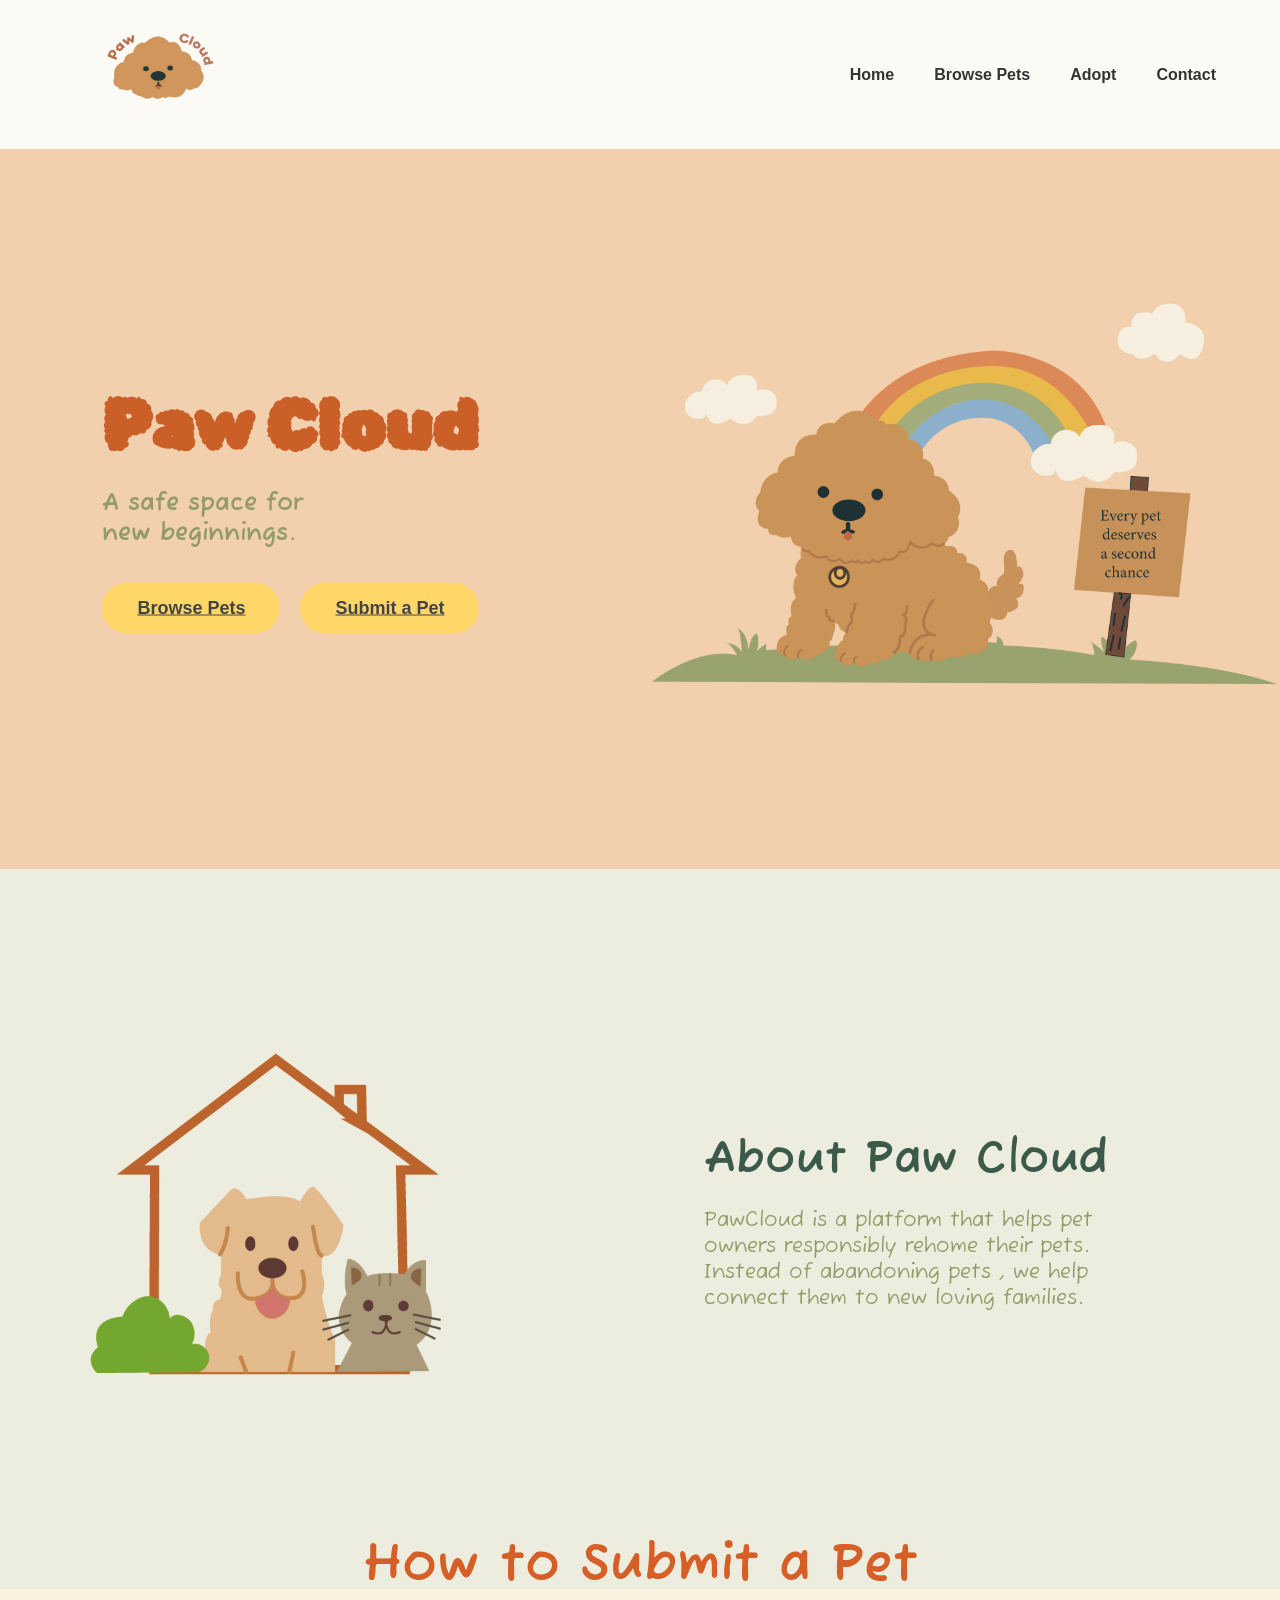
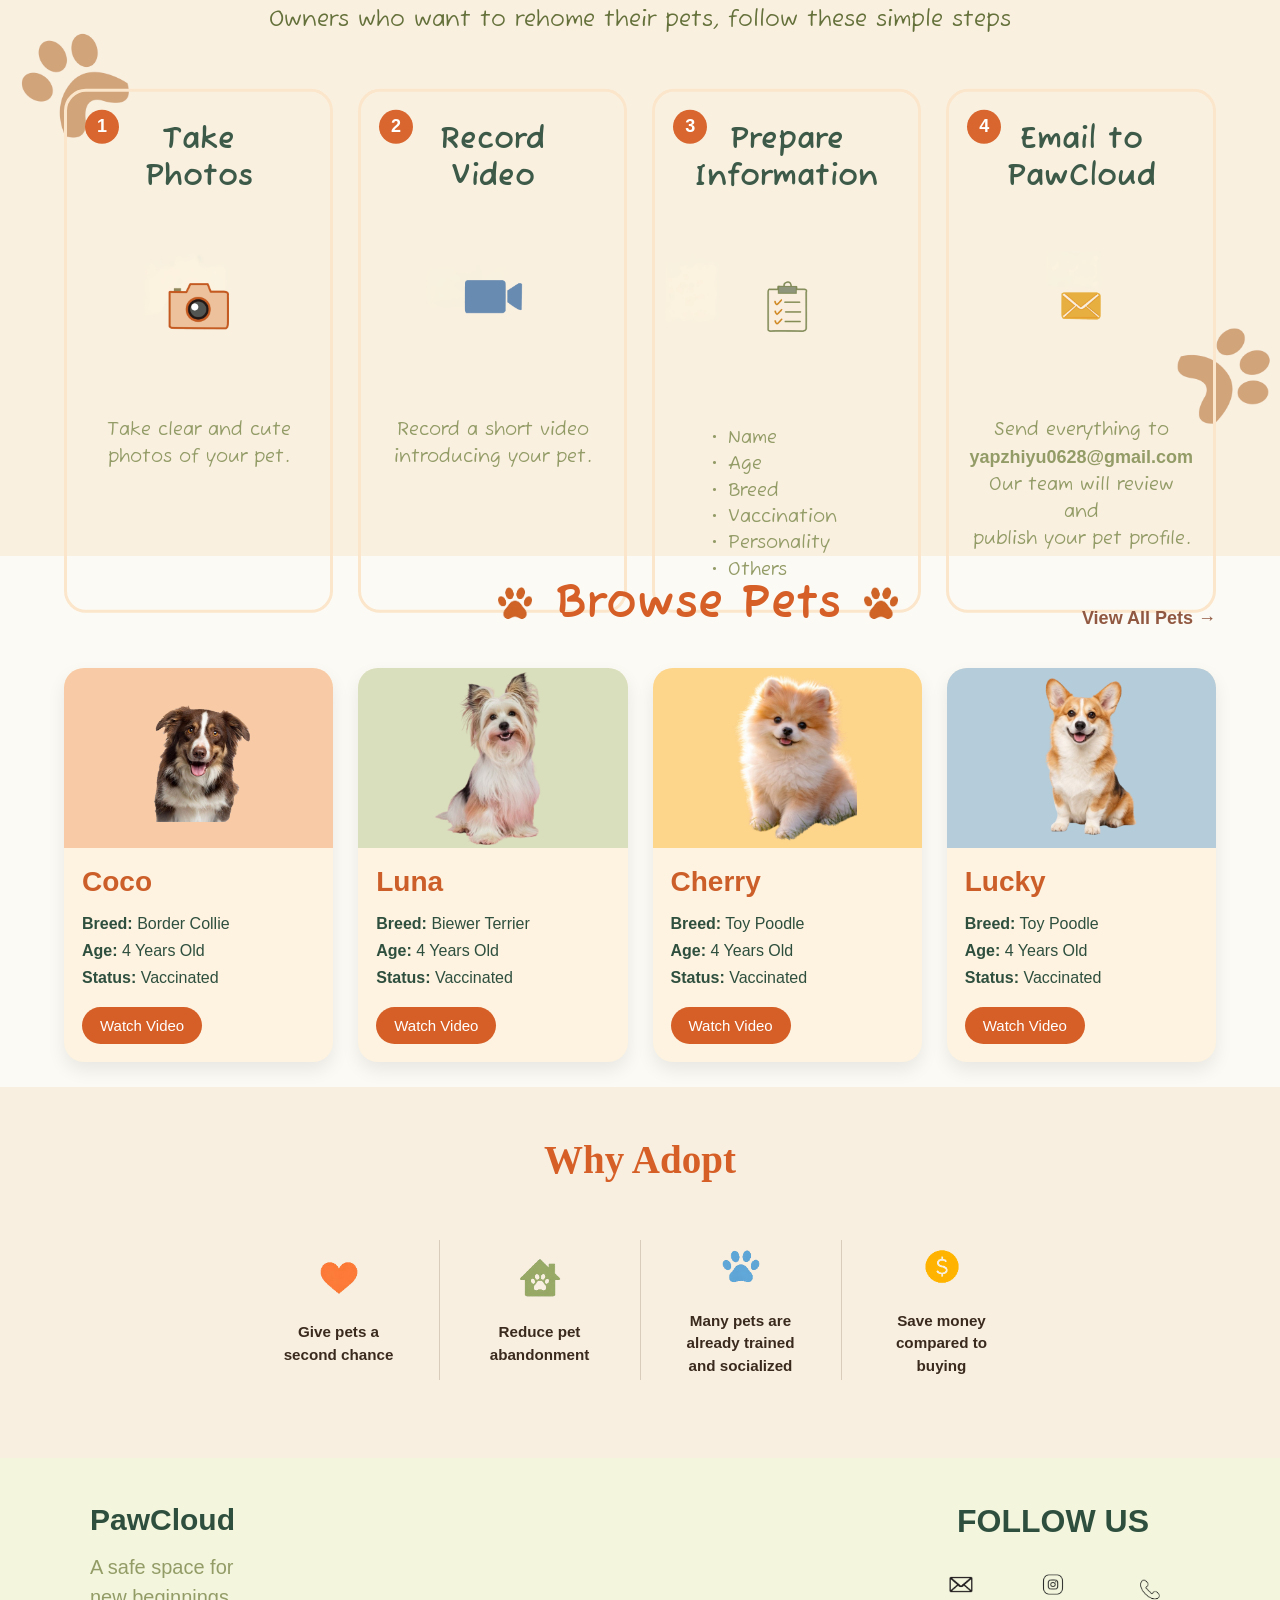
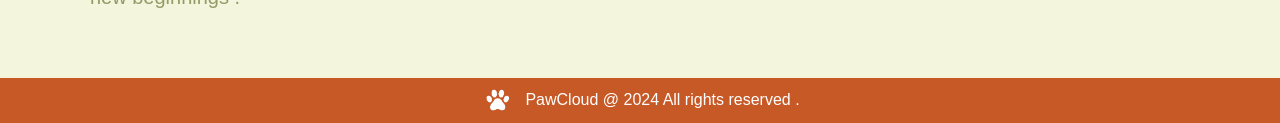
<file: index.html>
<!doctype html>
<html lang="en">
<head>
	<meta charset="utf-8"/>
    <meta name="viewport" content="width=device-width, initial-scale=1.0">
	<link href="https://fonts.googleapis.com/css2?family=Fuzzy+Bubbles:wght@400;700&family=Rubik+Bubbles&display=swap" rel="stylesheet">
	<title>Paw Cloud</title>
   <link rel="stylesheet" href="Style.css">
</head>

<body>
<header>

    <div class="logo">
        <img src="LOGO.png" alt="logo">
    </div>
    <nav>
        <ul>
            <li><a href="#home">Home</a></li>
            <li><a href="#about">Browse Pets</a></li>
            <li><a href="#adopt">Adopt</a></li>
            <li><a href="#contact">Contact</a></li>
        </ul>
    </nav>
</header>

<!---------- First Part ----------!>
 <section class="hero" id="home">
    <img src="New Banner-01.jpg" alt="Banner" class="hero-image">
    <div class="hero-content">
        <h1>Paw Cloud</h1>
        <p>A safe space for <br/>new beginnings.</p>
        <div class="hero-btn">
            <a href="#" class="browse-btn">Browse Pets</a>
            <a href="mailto:yapzhiyu0628@gmail.com" class="submit-btn">Submit a Pet</a>
        </div>
    </div>
</section>

<!---------- Second Part ----------!>
<section class="about"id="about">
    <img src="New Second-01.jpg" alt="About Paw Cloud">
    <div class="about-content">
        <h2>About Paw Cloud</h2>
        <p>
            PawCloud is a platform that helps pet<br/>
			owners responsibly rehome their pets.<br/>
			Instead of abandoning pets , we help<br/>
			connect them to new loving families.
        </p>
    </div>
</section>

<!---------- Third Part ----------!>
<section class="submit-pet" id="adopt">
    <img src="Third.png" alt="Submit Background" class="submit-bg">

    <div class="submit-content">
        <h2>How to Submit a Pet</h2>
        <p class="subtitle">
            Owners who want to rehome their pets, follow these simple steps
        </p>

        <div class="submit-cards">
            <div class="submit-card">
                <div class="step">1</div>
                <h3>Take<br>Photos</h3>
                <img src="camera.png" alt="Camera">
                <p>
                    Take clear and cute<br/>
					photos of your pet.
                </p>

            </div>

        <div class="submit-card"> 
	<div class="step">2</div> 
	<h3>Record<br>Video</h3>
	<img src="video.png" alt="Video"> 
	<p> Record a short video<br/> introducing your pet. </p> </div>

           
          <div class="submit-card info-card">
    <div class="step">3</div>
    <h3>Prepare<br>Information</h3>
    <img src="form.png" alt="Form">

    <ul>
        <li>Name</li>
        <li>Age</li>
        <li>Breed</li>
        <li>Vaccination</li>
        <li>Personality</li>
        <li>Others</li>
    </ul>
</div>

            <div class="submit-card info-card">
                <div class="step">4</div>
                <h3>Email to<br/>PawCloud</h3>
                <img src="email.png" alt="Email">
                <p class="email">
                    Send everything to
                    <br/>
					<a href="mailto:yapzhiyu0628@gmail.com">
                    yapzhiyu0628@gmail.com</a>
                </p>

                <p>
                    Our team will review and<br/>
					publish your pet profile.
                </p>
            </div>

        </div>
    </div>
</section>

<!---------- Fourth Part ----------!>
<section class="browse-pets">
<div class="browse-container">
    <div class="browse-header">
        <div class="title">
            <img src="paw.png" alt="paw">
            <h2>Browse Pets</h2>
            <img src="paw.png" alt="paw">
        </div>

        <a href="allpets.html" class="view-all">
            View All Pets →
        </a>
    </div>

    <div class="pet-container">

        <div class="pet-card">
            <div class="pet-image coco">
                <img src="coco.png" class="dog-img" alt="Coco">
            </div>

            <div class="pet-info">
                <h3>Coco</h3>
                <p><strong>Breed:</strong> Border Collie</p>
                <p><strong>Age:</strong> 4 Years Old</p>
                <p><strong>Status:</strong> Vaccinated</p>
                <a href="YOUR_VIDEO_LINK" target="_blank" class="watch-btn">
                    Watch Video
                </a>				
            </div>
        </div>

        <div class="pet-card">
            <div class="pet-image luna">
                <img src="luna.png" class="dog-img" alt="Luna">
            </div>

            <div class="pet-info">
                <h3>Luna</h3>
                <p><strong>Breed:</strong> Biewer Terrier</p>
                <p><strong>Age:</strong> 4 Years Old</p>
                <p><strong>Status:</strong> Vaccinated</p>
                <a href="YOUR_VIDEO_LINK" target="_blank" class="watch-btn">
                    Watch Video
                </a>				
            </div>
        </div>

        <div class="pet-card">
            <div class="pet-image beary">
                <img src="beary.png" class="dog-img" alt="beary">
            </div>

            <div class="pet-info">
                <h3>Cherry</h3>
                <p><strong>Breed:</strong> Toy Poodle</p>
                <p><strong>Age:</strong> 4 Years Old</p>
                <p><strong>Status:</strong> Vaccinated</p>
                <a href="https://youtu.be/n3RW2fELHdI" target="_blank" class="watch-btn">
                    Watch Video
                </a>
            </div>
        </div>

        <div class="pet-card">
            <div class="pet-image lucky">
                <img src="lucky.png" class="dog-img" alt="Lucky">
            </div>

            <div class="pet-info">
                <h3>Lucky</h3>
                <p><strong>Breed:</strong> Toy Poodle</p>
                <p><strong>Age:</strong> 4 Years Old</p>
                <p><strong>Status:</strong> Vaccinated</p>
                <a href="YOUR_VIDEO_LINK" target="_blank" class="watch-btn">
                    Watch Video
                </a>				
            </div>

        </div>
		</div>
    </div>
</section>

<!---------- Fifth Part ----------!>
<section class="why-adopt-section">
    <h2 class="why-adopt-title">Why Adopt</h2>

    <div class="reasons-row">

      <div class="reason-card">
        <div class="icon-wrap icon-heart">
          <img src="Love.png" alt="Heart icon" class="reason-icon"/>
        </div>
        <p class="reason-text">Give pets a<br/>second chance</p>
      </div>

      <div class="divider"></div>
	  
      <div class="reason-card">
        <div class="icon-wrap icon-house">
          <img src="Home.png" alt="Home icon" class="reason-icon"/>
        </div>
        <p class="reason-text">Reduce pet<br/>abandonment</p>
      </div>

      <div class="divider"></div>
	  
      <div class="reason-card">
        <div class="icon-wrap icon-paw">
          <img src="paws.png" alt="Paw icon" class="reason-icon"/>
        </div>
        <p class="reason-text">
			Many pets are<br/>
			already trained<br/>
			and socialized
		</p>
      </div>

      <div class="divider"></div>

      <div class="reason-card">
        <div class="icon-wrap icon-money">
          <img src="money.png" alt="Money icon" class="reason-icon"/>
        </div>
        <p class="reason-text">Save money<br/>compared to<br/>buying</p>
      </div>

    </div>
  </section>
  
<!---------- Footer Part ----------!>
<footer id="contact">
    <div class="footer-content">

        <div class="footer-left">
            <h2>PawCloud</h2>
            <p>
                A safe space for<br>
                new beginnings .
            </p>
        </div>

        <div class="footer-right">
            <h3>FOLLOW US</h3>
            <div class="social-icons">
                <a href="mailto:yapzhiyu0628@gmail.com">
                    <img src="mail.png" alt="Email">
                </a>
                <a href="https://www.instagram.com/paw.cloud" target="_blank">
                    <img src="insta.png" alt="Instagram">
                </a>
                <a href="tel:+601153580123">
                    <img src="phone.png" alt="Phone">
                </a>
            </div>
        </div>
    </div>

    <div class="copyright">
        <img src="Footer.png" alt="paw">
        <p>PawCloud @ 2024 All rights reserved .</p>
    </div>
</footer>

</body>
</html>
</file>
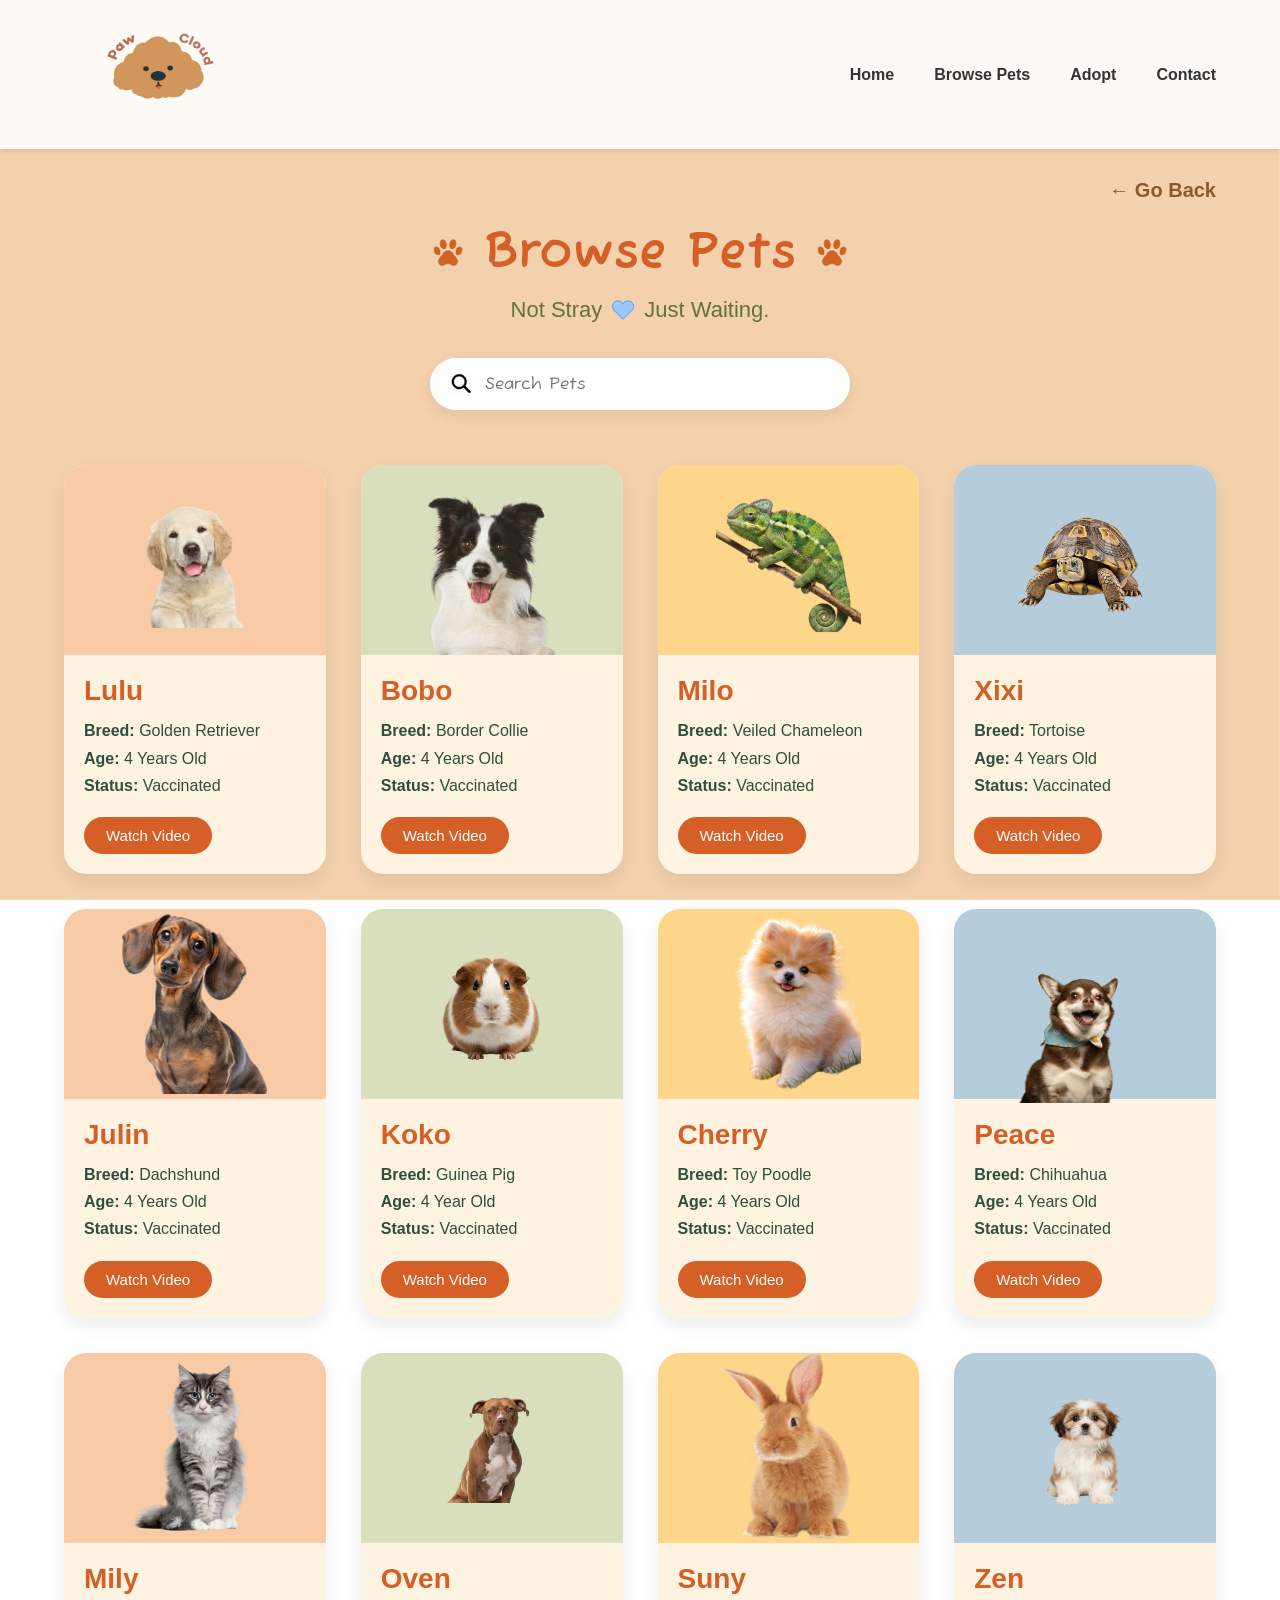
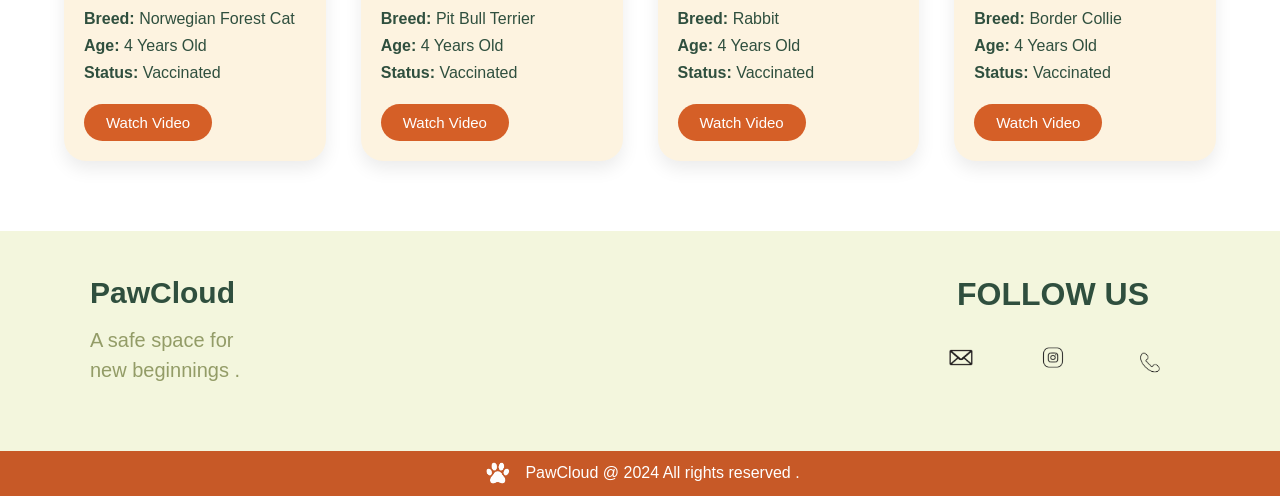
<file: allpets.html>
<!DOCTYPE html>
<html lang="en">
<head>
    <meta charset="UTF-8">
    <meta name="viewport" content="width=device-width, initial-scale=1.0">
	<link href="https://fonts.googleapis.com/css2?family=Fuzzy+Bubbles:wght@400;700&family=Rubik+Bubbles&display=swap" rel="stylesheet">
    <title>Browse Pets</title>
    <link rel="stylesheet" href="Style.css">
</head>

<body>

<header id="top">

    <div class="logo">
        <img src="LOGO.png" alt="logo">
    </div>

    <nav>
        <ul>
            <li><a href="#top">Home</a></li>
            <li><a href="index.html">Browse Pets</a></li>
            <li><a href="index.html#adopt">Adopt</a></li>
            <li><a href="#contact">Contact</a></li>
        </ul>
    </nav>

</header>

<img src="background2.png" class="allpets-bg" alt="Background">
<section class="allpets">

    <div class="top-back">
        <a href="index.html">← Go Back</a>
    </div>

    <div class="allpets-title">
        <img src="paw.png" alt="paw">
        <h1>Browse Pets</h1>
        <img src="paw.png" alt="paw">
    </div>

    <div class="allpets-subtitle">
        <span>Not Stray</span>
        <img src="Love2.png" alt="love">
        <span>Just Waiting.</span>
    </div>

    <div class="search-bar">
        <img src="search.png" alt="search">
        <input type="text" placeholder="Search Pets">
    </div>

    <div class="allpet-container">

        <!-- Lulu -->
        <div class="pet-card">
            <div class="pet-image coco">
                <img src="lulu.png" class="dog-img" alt="">
            </div>

            <div class="pet-info">
                <h3>Lulu</h3>
                <p><strong>Breed:</strong> Golden Retriever</p>
                <p><strong>Age:</strong> 4 Years Old</p>
                <p><strong>Status:</strong> Vaccinated</p>
                <a href="#" class="watch-btn">Watch Video</a>
            </div>
        </div>

        <!-- Bobo -->
        <div class="pet-card">
            <div class="pet-image luna">
                <img src="bobo.png" class="dog-img">
            </div>

            <div class="pet-info">
                <h3>Bobo</h3>
                <p><strong>Breed:</strong> Border Collie</p>
                <p><strong>Age:</strong> 4 Years Old</p>
                <p><strong>Status:</strong> Vaccinated</p>
                <a href="#" class="watch-btn">Watch Video</a>
            </div>
        </div>

        <!-- Milo -->
        <div class="pet-card">
            <div class="pet-image beary">
                <img src="milo.png" class="dog-img">
            </div>

            <div class="pet-info">
                <h3>Milo</h3>
                <p><strong>Breed:</strong> Veiled Chameleon</p>
                <p><strong>Age:</strong> 4 Years Old</p>
                <p><strong>Status:</strong> Vaccinated</p>
                <a href="#" class="watch-btn">Watch Video</a>
            </div>
        </div>

        <!-- xixi -->
        <div class="pet-card">
            <div class="pet-image lucky">
                <img src="xixi.png" class="dog-img">
            </div>

            <div class="pet-info">
                <h3>Xixi</h3>
                <p><strong>Breed:</strong> Tortoise</p>
                <p><strong>Age:</strong> 4 Years Old</p>
                <p><strong>Status:</strong> Vaccinated</p>
                <a href="#" class="watch-btn">Watch Video</a>
            </div>
        </div>

        <!-- Julin -->
        <div class="pet-card">
            <div class="pet-image coco">
                <img src="julin.png" class="dog-img">
            </div>

            <div class="pet-info">
                <h3>Julin</h3>
                <p><strong>Breed:</strong> Dachshund</p>
                <p><strong>Age:</strong> 4 Years Old</p>
                <p><strong>Status:</strong> Vaccinated</p>
                <a href="#" class="watch-btn">Watch Video</a>
            </div>
        </div>

        <!-- koko -->
        <div class="pet-card">
            <div class="pet-image luna">
                <img src="koko.png" class="dog-img">
            </div>

            <div class="pet-info">
                <h3>Koko</h3>
                <p><strong>Breed:</strong> Guinea Pig</p>
                <p><strong>Age:</strong> 4 Year Old</p>
                <p><strong>Status:</strong> Vaccinated</p>
                <a href="#" class="watch-btn">Watch Video</a>
            </div>
        </div>

        <!-- Beary -->
        <div class="pet-card">
            <div class="pet-image beary">
                <img src="beary.png" class="dog-img">
            </div>

            <div class="pet-info">
                <h3>Cherry</h3>
                <p><strong>Breed:</strong> Toy Poodle</p>
                <p><strong>Age:</strong> 4 Years Old</p>
                <p><strong>Status:</strong> Vaccinated</p>
                <a href="https://youtu.be/n3RW2fELHdI" target="_blank" class="watch-btn">Watch Video</a>
            </div>
        </div>

        <!-- Peace -->
        <div class="pet-card">
            <div class="pet-image lucky">
                <img src="peace.png" class="dog-img">
            </div>

            <div class="pet-info">
                <h3>Peace</h3>
                <p><strong>Breed:</strong> Chihuahua</p>
                <p><strong>Age:</strong> 4 Years Old</p>
                <p><strong>Status:</strong> Vaccinated</p>
                <a href="#" class="watch-btn">Watch Video</a>
            </div>
        </div>

        <!-- Mily -->
        <div class="pet-card">
            <div class="pet-image coco">
                <img src="mily.png" class="dog-img" alt="mily">
            </div>

            <div class="pet-info">
                <h3>Mily</h3>
               <p><strong>Breed:</strong> Norwegian Forest Cat</p>
                <p><strong>Age:</strong> 4 Years Old</p>
                <p><strong>Status:</strong> Vaccinated</p>
                <a href="https://youtu.be/uJPkQ1cREfA?si=dCvbia35GSRGeK9K" target="_blank" class="watch-btn">
                    Watch Video
                </a>
            </div>
        </div>

        <!-- Oven -->
        <div class="pet-card">
            <div class="pet-image luna">
                <img src="oven.png" class="dog-img">
            </div>

            <div class="pet-info">
                <h3>Oven</h3>
                <p><strong>Breed:</strong> Pit Bull Terrier</p>
                <p><strong>Age:</strong> 4 Years Old</p>
                <p><strong>Status:</strong> Vaccinated</p>
                <a href="#" class="watch-btn">Watch Video</a>
            </div>
        </div>
		
        <!-- Suny -->
        <div class="pet-card">
            <div class="pet-image beary">
                <img src="suny.png" class="dog-img">
            </div>

            <div class="pet-info">
                <h3>Suny</h3>
                <p><strong>Breed:</strong> Rabbit</p>
                <p><strong>Age:</strong> 4 Years Old</p>
                <p><strong>Status:</strong> Vaccinated</p>
                  <a href="https://youtu.be/uJPkQ1cREfA?si=dCvbia35GSRGeK9K" target="_blank" class="watch-btn">Watch Video</a>
            </div>
        </div>
		
        <!-- Zen -->
        <div class="pet-card">
            <div class="pet-image lucky">
                <img src="zen.png" class="dog-img">
            </div>

            <div class="pet-info">
                <h3>Zen</h3>
                <p><strong>Breed:</strong> Border Collie</p>
                <p><strong>Age:</strong> 4 Years Old</p>
                <p><strong>Status:</strong> Vaccinated</p>
                <a href="#" class="watch-btn">Watch Video</a>
            </div>
        </div>
		
    </div>
</section>

<!---------- Footer Part ----------!>
<footer id="contact">
    <div class="footer-content">

        <div class="footer-left">
            <h2>PawCloud</h2>
            <p>
                A safe space for<br>
                new beginnings .
            </p>
        </div>

        <div class="footer-right">
            <h3>FOLLOW US</h3>
            <div class="social-icons">
                <a href="mailto:yapzhiyu0628@gmail.com">
                    <img src="mail.png" alt="Email">
                </a>
                  <a href="https://www.instagram.com/paw.cloud" target="_blank">
                    <img src="insta.png" alt="Instagram">
                </a>
                <a href="tel:+601153580123">
                    <img src="phone.png" alt="Phone">
                </a>
            </div>
        </div>
    </div>

    <div class="copyright">
        <img src="Footer.png" alt="paw">
        <p>PawCloud @ 2024 All rights reserved .</p>
    </div>
</footer>

</body>
</html>
</file>
<file: Style.css>
*{
    margin:0;
    padding:0;
    box-sizing:border-box;
    font-family:'Poppins',sans-serif;
}

body{
	font-family:'Fuzzy Bubbles',cursive;
}

header{
    width:100%;
    display:flex;
    justify-content:space-between;
    align-items:center;
    padding:2px 5%;
    background:#FCFAF4;
    position:sticky;
    box-shadow:0 3px 5px rgba(0,0,0,.08);
}

.logo img{
    width:200px;
}

nav ul{
    display:flex;
    list-style:none;
}

nav ul li{
    margin-left:40px;
}

nav ul li a{
    text-decoration:none;
    color:#333;
    font-weight:600;
    transition:.3s;
}

nav ul li a:hover{
    color:#D97706;
}





/* ===================== */
/*   HERO                */
/* ===================== */

.hero{ 
	position: relative;
	width: 100%; 
	overflow: hidden; }

.hero-image{ 
	width: 100%;
	height: auto;
	display: block; }

.hero-content{ 
	position: absolute; 
	top: 50%; 
	left: 8%; 
	transform: translateY(-50%);
	color: white; max-width: 450px; 
}

.hero h1{
	font-family:"Rubik Bubbles", cursive;
	font-style:bold;
	color:#CA6028;
    font-size: 70px;
    margin-bottom: 20px;
}

.hero p{
    font-family:'Fuzzy Bubbles',cursive;
	font-weight:700;
	color:#939C67;
    font-size: 24px;
    margin-bottom: 35px;
    line-height: 1.;
}

.hero-btn{
    display: flex;
    gap: 20px;
}

.browse-btn{
    background:#FFD668;
    color:#444;
    padding:15px 35px;
    border-radius:40px;
    font-size:18px;
    font-weight:600;
    transition:.3s;
}

.browse-btn:hover{
    transform:translateY(-3px);
    background:#ffcb43;
}

.submit-btn{
    background:#FFD668;
    color:#444;
    padding:15px 35px;
    border-radius:40px;
    font-size:18px;
    font-weight:600;
    transition:.3s;
}

.submit-btn:hover{
    transform:translateY(-3px);
    background:#ffcb43;
}

/* ===================== */
/*   About               */
/* ===================== */


.about{
    position:relative;
    width:100%;
}

.about img{
    width:100%;
    display:block;
}

.about-content{
    position:absolute;
    top:50%;
    right:10%;
    transform:translateY(-50%);
    width:35%;
}

.about-content h2{
    font-family:'Fuzzy Bubbles',cursive;	
    font-size:45px;
    color:#2F4F3EEE;
    margin-bottom:20px;
}

.about-content p{
    font-family:'Fuzzy Bubbles',cursive;
    font-size:20px;
    line-height:1.3;
    color:#939C67;
    margin-bottom:15px;
}



/* ===================== */
/*     How To Submit     */
/* ===================== */

.submit-pet{
    position:relative;
    width:100%;
}

.submit-bg{
    width:100%;
    margin-left:0;
    display:block;
}

.submit-content{
    position:absolute;
    top:50%;
    left:50%;
    transform:translate(-50%,-50%);
    width:92%;
    text-align:center;
}

.submit-content h2{
    font-family:'Fuzzy Bubbles',cursive;
    font-size:56px;
    color:#D55F27;
    margin-bottom:10px;
}

.subtitle{
    font-family:'Fuzzy Bubbles',cursive;
    font-size:22px;
    color:#65713B;
    margin-bottom:40px;
}

/* 卡片 */

.submit-cards{
    display:flex;
    justify-content:center;
    gap:28px;
}

.submit-card{
    position:relative;
    width:24%;
    min-height:400px;
    border:3px solid #FBE6CB;
    border-radius:25px;
    padding:22px 25px 28px;
    background:transparent;
    transition:.3s;

    display:flex;
    flex-direction:column;
    align-items:center;
}

.submit-card:hover{
    transform:translateY(-8px);
}

/* 数字 */

.step{
    position:absolute;
    top:18px;
    left:18px;
    width:46px;
    height:46px;
    background:#D8662E;
    color:#fff;
    border-radius:50%;
    display:flex;
    justify-content:center;
    align-items:center;
    font-size:24px;
    font-weight:bold;
}

/* 标题 */

.submit-card h3{
    font-family:'Fuzzy Bubbles',cursive;
    color:#2F4F3E;
    font-size:31px;
    line-height:1.25;
    margin-top:6px;
    margin-bottom:0;
}

/* 图标 */

.submit-card img{
    width:180px;
    height:180px;
    object-fit:contain;
    display:block;
    margin:-12px auto -10px;
}

/* 内文 */

.submit-card p{
    font-family:'Fuzzy Bubbles',cursive;
    color:#939C67;
    font-size:18px;
    line-height:1.45;
    margin:0;
}

/* Email */

.email{
    margin-top:0;
    margin-bottom:10px;
}

.email a{
    color:#939C67;
    font-weight:bold;
    text-decoration:none;
}

.email a:hover{
    text-decoration:underline;
}

/* List */


/* List */

.submit-card ul{
    color:#939C67;
    font-family:'Fuzzy Bubbles', cursive;
    font-size:18px;
    line-height:1.5;
}

.info-card ul{
    list-style:none;
    padding:0;
    margin-top:-5px;
    margin-bottom:0;
}

.info-card li{
    position:relative;
    padding-left:16px;
    margin-bottom:5px;
    text-align:left;

    color:#939C67;
    font-family:'Fuzzy Bubbles', cursive;
    font-size:18px;
}

.info-card li::before{
    content:"•";
    position:absolute;
    left:0;
    top:0;
    color:#939C67;
}


/* ===================== */ /* Browse Pets */ /* ===================== */ 
.browse-pets{ 
	background:#FCFAF4;
	width:100%; font-family:
		'Fuzzy Bubbles',cursive; 
} 

.browse-container{
	width:90%; 
	margin:auto; 
}
.browse-header{ 
	position:relative; 
	display:flex; 
    justify-content:center;
	align-items:center; 
	margin-bottom:35px; 
}
.title{ 
	display:flex; 
	justify-content:center;
	align-items:center;
	gap:15px;
	padding-top:20px;
} 

.title img{
	width:50px;
} 

.title h2{
	font-family:'Fuzzy Bubbles',cursive; font-size:46px; color:#D55F27;

} 

.view-all{
	position:absolute; right:0; top:80%;
	transform:translateY(-50%);
	text-decoration:none; color:#905841; 
	font-size:18px; 
	font-weight:bold; 
	transition:.3s;
} 

.view-all:hover{ 
	color:#D55F27; 
} 

.pet-container{
	display:flex;
	justify-content:
	space-between;
	gap:25px;
	padding-bottom:25px;
}

.pet-card{ 
	width:100%;
	background:#FDF3E0;
	border-radius:20px;
	transition:.3s; 
	box-shadow:0 8px 18px rgba(0,0,0,.08);
	overflow:hidden;
} 

.pet-card:hover{ 
	transform:translateY(-8px);
} 

.pet-image{
	position:relative; 
	height:180px; 
	display:flex;
	justify-content:center; 
	align-items:center;
	overflow:visible;
} 

.coco{
	background:#F8CBA6;
} 

.luna{
	background:#D9DEBD;
} 

.beary{
	background:#FDD58B;
} 

.lucky{
	background:#B5CCDA;
}

.dog-img{
	width:140px; 
	position:relative; 
	z-index:1; 
} 

.love-icon{ 
	position:absolute;
	top:15px;
	right:15px;
	width:28px;
	height:28px;
	z-index:20;
} 

.pet-info{
	padding:18px;
} 

.pet-info h3{
	color:#CC5E29; 
	font-size:28px; 
	margin-bottom:12px;
}

.pet-info p{
	color:#2F4F3E; 
	font-size:16px; 
	line-height:1.7;
} 

.watch-btn{ 
	display:inline-block; 
	margin-top:15px; 
	background:#D55F27;
	color:white;
	padding:10px 18px;
	text-decoration:none;
	border-radius:30px;
	font-size:15px;
	transition:.3s; 
} 

.watch-btn:hover{ background:#B94D1B; }


/* ===================== */
/*       Why Adopt       */
/* ===================== */
.why-adopt-section {  
	background-color: #F8EFE0; 
	padding: 50px 60px 60px;
	}

.why-adopt-title {
	font-family:"Fuzzy Bubble", cursive;
	font-size:39px; 
	color:#D55F27; 
	text-align:center; 
	margin-bottom:40px; 
	}

.reasons-row {  
	display: flex; 
	align-items:center;
	justify-content:center; 
	gap: 0;
	}

.reason-card { 
	display: flex; 
	flex-direction: column;
	align-items: center; 
	justify-content: flex-start; 
	gap: 18px; 
	padding: 20px 40px; 
	text-align: center; 
	flex: 1; 
	max-width: 200px;
	}

.icon-wrap {
	width:100%;
	height:50px; 
	border-radius:50%;
	display:flex; 
	align-items: center; 
	justify-content: center;
	}

.reason-icon {
	width:250%;
	object-fit: contain;

	}

.reason-text {
	font-family: 'Nunito', sans-serif;
	font-size: 0.95rem;
	font-weight: 700;
	color: #3a2a1e;
	line-height: 1.5;
	}
	
.divider {
	width: 1px;
	height: 140px;
	background-color: #d9ccbb;
	flex-shrink: 0;
	}
	
/* ===================== */
/*        Footer         */
/* ===================== */	
footer{
    width:100%;
    margin-top:0;
}

.footer-content{
    background:#F3F6DD;
    display:flex;
    justify-content:space-between;
    align-items:flex-start;
    padding:45px 90px;
}

.footer-left h2{
    color:#2F4F3E;
    font-size:30px;
    margin-bottom:15px;
}

.footer-left p{
    color:#939C67;
    font-size:20px;
    line-height:1.5;
}

.footer-right{
    text-align:center;
}

.footer-right h3{
    color:#2F4F3E;
    font-size:32px;
}

.social-icons{
    display:flex;
    gap:2px;
    justify-content:center;
}

.social-icons img{
    width:90px;
   transition:.3s;
}

.social-icons img:hover{
    transform:scale(1.15);
}

.copyright{
    background:#C75927;
    height:45px;
    display:flex;
    justify-content:center;
    align-items:center;
    gap:10px;
}

.copyright img{
    width:35px;
}

.copyright p{
    color:white;
    font-size:16px;
}

*{
    margin:0;
    padding:0;
    box-sizing:border-box;
    font-family:'Poppins',sans-serif;
}

body{
	font-family:'Fuzzy Bubbles',cursive;
}

header{
    width:100%;
    display:flex;
    justify-content:space-between;
    align-items:center;
    padding:2px 5%;
    background:#FCFAF4;
    position:sticky;
    box-shadow:0 3px 5px rgba(0,0,0,.08);
}

.logo img{
    width:200px;
}

nav ul{
    display:flex;
    list-style:none;
}

nav ul li{
    margin-left:40px;
}

nav ul li a{
    text-decoration:none;
    color:#333;
    font-weight:600;
    transition:.3s;
}

nav ul li a:hover{
    color:#D97706;
}



/* ===================== */
/*    allpet   */
/* ===================== */



/* ===================== */
/*   HERO                */
/* ===================== */


.hero{
    position: relative;
    width: 100%;
    overflow: hidden;
}

.hero-image{
    width: 100%;
    height: auto;
    display: block;
}

.hero-content{
    position: absolute;
    top: 50%;
    left: 8%;
    transform: translateY(-50%);
    color: white;
    max-width: 450px;
}

.hero h1{
	font-family:"Rubik Bubbles", cursive;
	font-style:bold;
	color:#CA6028;
    font-size: 70px;
    margin-bottom: 20px;
}

.hero p{
    font-family:'Fuzzy Bubbles',cursive;
	font-weight:700;
	color:#939C67;
    font-size: 24px;
    margin-bottom: 35px;
    line-height: 1.;
}

.hero-btn{
    display: flex;
    gap: 20px;
}

.browse-btn{
    background:#FFD668;
    color:#444;
    padding:15px 35px;
    border-radius:40px;
    font-size:18px;
    font-weight:600;
    transition:.3s;
}

.browse-btn:hover{
    transform:translateY(-3px);
    background:#ffcb43;
}

.submit-btn{
    background:#FFD668;
    color:#444;
    padding:15px 35px;
    border-radius:40px;
    font-size:18px;
    font-weight:600;
    transition:.3s;
}

.submit-btn:hover{
    transform:translateY(-3px);
    background:#ffcb43;
}

/* ===================== */
/*   About               */
/* ===================== */
.about{
    position:relative;
    width:100%;
}

.about img{
    width:100%;
    display:block;
}

.about-content{
    position:absolute;
    top:50%;
    right:10%;
    transform:translateY(-50%);
    width:35%;
}

.about-content h2{
    font-family:'Fuzzy Bubbles',cursive;	
    font-size:45px;
    color:#2F4F3EEE;
    margin-bottom:20px;
}

.about-content p{
    font-family:'Fuzzy Bubbles',cursive;
    font-size:20px;
    line-height:1.3;
    color:#939C67;
    margin-bottom:15px;
}

/* ===================== */
/*     How To Submit     */
/* ===================== */
.submit-pet{
    position:relative;
    width:100%;
}

.submit-bg{
    width:100%;
    display:block;
}

.submit-content{
    position:absolute;
    top:50%;
    left:50%;
    transform:translate(-50%,-50%);
    width:90%;
    text-align:center;
}

.submit-content h2{
    font-family:'Fuzzy Bubbles',cursive;
    font-size:52px;
    color:#D55F27;
    margin-bottom:8px;
}

.subtitle{
    font-family:'Fuzzy Bubbles',cursive;
    font-size:22px;
    color:#65713B;
    margin-bottom:55px;
}

.submit-cards{
    display:flex;
    justify-content:space-between;
    gap:25px;
}

.submit-card{
    position:relative;
    width:24%;
    border:3px solid #FBE6CB;
    border-radius:22px;
    padding:25px 20px;
    background:transparent;
    transition:.3s;
}

.submit-card:hover{
    transform:translateY(-8px);
}

.step{
    position:absolute;
    top:18px;
    left:18px;
    width:34px;
    height:34px;
    background:#D8662E;
    color:white;
    border-radius:50%;
    display:flex;
    justify-content:center;
    align-items:center;
    font-size:18px;
    font-weight:bold;
}

.submit-card h3{
    font-family:'Fuzzy Bubbles',cursive;
    color:#2F4F3EEE;
    font-size:30px;
    margin-top:5px;
    margin-bottom:20px;
}

.submit-card img{
    width:100px;
    display:block;
    margin:0 auto 20px;
}

.submit-card p{
    font-family:'Fuzzy Bubbles',cursive;
    color:#939C67;
    font-size:18px;
    line-height:1.5;
}

.email{
    margin-bottom:12px;
}

.email a{
    color:#939C67;
	font-weight:bold;
	text-decoration:none;
}

.email a:hover{
	text-decoration:underline;
}

.submit-card ul{
    width:150px;
    margin:10px auto 0;
    text-align:center;
    color:#939C67;
    font-family:'Fuzzy Bubbles',cursive;
    font-size:18px;
    line-height:1.3;
}

.submit-card li{
    margin-bottom:3px;
	font-family:'Fuzzy Bubbles',cursive;
}

/* ===================== */
/*      Browse Pets      */
/* ===================== */
.browse-pets{
	background:#FCFAF4;
    width:100%;
    font-family:'Fuzzy Bubbles',cursive;
}

.browse-container{
    width:90%;
    margin:auto;
}

.browse-header{
    display:flex;
    justify-content:space-between;
    align-items:center;
    margin-bottom:35px;
}

.title{
	padding-top:20px;
	padding-left:37%;
    display:flex;
    align-items:center;
    gap:15px;
    font-family:'Fuzzy Bubbles',cursive;
}

.title img{
    width:50px;
}

.title h2{
    font-family:'Fuzzy Bubbles',cursive;
    font-size:46px;
    color:#D55F27;
}

.view-all{
    text-decoration:none;
    color:#905841;
    font-size:18px;
    font-weight:bold;
    transition:.3s;
}

.view-all:hover{
    color:#D55F27;
}

.pet-container{
    display:flex;
    justify-content:space-between;
    gap:25px;
	padding-bottom:25px;
}

.pet-card{
    width:100%;
    background:#FDF3E0;
    border-radius:20px;
    transition:.3s;
    box-shadow:0 8px 18px rgba(0,0,0,.08);
	overflow:hidden;
}

.pet-card:hover{
    transform:translateY(-8px);
}

.pet-image{
    position:relative;
    height:180px;
    display:flex;
    justify-content:center;
    align-items:center;
	overflow:visible;
}

.coco{
    background:#F8CBA6;
}

.luna{
    background:#D9DEBD;
}

.beary{
    background:#FDD58B;
}

.lucky{
    background:#B5CCDA;
}

.dog-img{
    width:140px;
	position:relative;
	z-index:1;
}

.love-icon{
    position:absolute;
    top:15px;
    right:15px;
    width:28px;
    height:28px;
    z-index:20;
}

.pet-info{
    padding:18px;
}

.pet-info h3{
    color:#CC5E29;
    font-size:28px;
    margin-bottom:12px;
}

.pet-info p{
    color:#2F4F3E;
    font-size:16px;
    line-height:1.7;
}

.watch-btn{
    display:inline-block;
    margin-top:15px;
    background:#D55F27;
    color:white;
    padding:10px 18px;
    text-decoration:none;
    border-radius:30px;
    font-size:15px;
    transition:.3s;
}

.watch-btn:hover{
    background:#B94D1B;
}

/* ===================== */
/*       Why Adopt       */
/* ===================== */
.why-adopt-section {  
	background-color: #F8EFE0; 
	padding: 50px 60px 60px;
	}

.why-adopt-title {
	font-family:"Fuzzy Bubble", cursive;
	font-size:39px; 
	color:#D55F27; 
	text-align:center; 
	margin-bottom:40px; 
	}

.reasons-row {  
	display: flex; 
	align-items:center;
	justify-content:center; 
	gap: 0;
	}

.reason-card { 
	display: flex; 
	flex-direction: column;
	align-items: center; 
	justify-content: flex-start; 
	gap: 18px; 
	padding: 20px 40px; 
	text-align: center; 
	flex: 1; 
	max-width: 200px;
	}

.icon-wrap {
	width:100%;
	height:50px; 
	border-radius:50%;
	display:flex; 
	align-items: center; 
	justify-content: center;
	}

.reason-icon {
	width:250%;
	object-fit: contain;

	}

.reason-text {
	font-family: 'Nunito', sans-serif;
	font-size: 0.95rem;
	font-weight: 700;
	color: #3a2a1e;
	line-height: 1.5;
	}
	
.divider {
	width: 1px;
	height: 140px;
	background-color: #d9ccbb;
	flex-shrink: 0;
	}
	
/* ===================== */
/*        Footer         */
/* ===================== */	
footer{
    width:100%;
    margin-top:0;
}

.footer-content{
    background:#F3F6DD;
    display:flex;
    justify-content:space-between;
    align-items:flex-start;
    padding:45px 90px;
}

.footer-left h2{
    color:#2F4F3E;
    font-size:30px;
    margin-bottom:15px;
}

.footer-left p{
    color:#939C67;
    font-size:20px;
    line-height:1.5;
}

.footer-right{
    text-align:center;
}

.footer-right h3{
    color:#2F4F3E;
    font-size:32px;
}

.social-icons{
    display:flex;
    gap:2px;
    justify-content:center;
}

.social-icons img{
    width:90px;
   transition:.3s;
}

.social-icons img:hover{
    transform:scale(1.15);
}

.copyright{
    background:#C75927;
    height:45px;
    display:flex;
    justify-content:center;
    align-items:center;
    gap:10px;
}

.copyright img{
    width:35px;
}

.copyright p{
    color:white;
    font-size:16px;
}






/* ===================== */
/*      allpets.html     */
/* ===================== */	
.allpets-bg{
    position:fixed;
    top:0;
    left:0;
    width:100%;
    height:100%;
    object-fit:cover;
    z-index:-1;
}

.allpets{
    width:90%;
    margin:auto;
    padding:30px 0 70px;
    font-family:'Fuzzy Bubbles',cursive;
}

.top-back{
    display:flex;
    justify-content:flex-end;
    margin-bottom:20px;
}

.top-back a{
    text-decoration:none;
    color:#8B5A2B;
    font-size:20px;
    font-weight:bold;
    transition:.3s;
}

.top-back a:hover{
    color:#D55F27;
}

.allpets-title{
    display:flex;
    justify-content:center;
    align-items:center;
    gap:15px;
}

.allpets-title img{
    width:42px;
}

.allpets-title h1{
    font-size:50px;
    color:#D55F27;
    margin:0;
    font-family:'Fuzzy Bubbles',cursive;
}

.allpets-subtitle{
    display:flex;
    justify-content:center;
    align-items:center;
    gap:10px;
    margin-top:12px;
    margin-bottom:35px;
    color:#65713B;
    font-size:22px;
}

.allpets-subtitle img{
    width:22px;
}

/* ===================== */
/*      search bar       */
/* ===================== */	

.search-bar{
    width:420px;
    height:52px;
    margin:0 auto 55px;
    background:white;
    border-radius:35px;
    display:flex;
    align-items:center;
    padding:0 20px;
    box-shadow:0 5px 15px rgba(0,0,0,.08);
}

.search-bar img{
    width:23px;
    margin-right:12px;
}

.search-bar input{
    border:none;
    outline:none;
    background:transparent;
    width:100%;
    font-family:'Fuzzy Bubbles',cursive;
    font-size:17px;
}

/* ===================== */
/*         card          */
/* ===================== */	

.allpet-container{
    display:grid;
    grid-template-columns:repeat(4,1fr);
    gap:35px;
}

.allpet-container .pet-card{
    background:#FDF3E0;
    border-radius:22px;
    overflow:hidden;
    transition:.35s;
    box-shadow:0 8px 18px rgba(0,0,0,.08);
}

.allpet-container .pet-card:hover{
    transform:translateY(-8px);
}

.allpet-container .pet-image{
    height:190px;
    position:relative;
    display:flex;
    justify-content:center;
    align-items:center;
}

.allpet-container .dog-img{
    width:145px;
}

.allpet-container .love-icon{
    position:absolute;
    top:16px;
    right:16px;
    width:28px;
}

.allpet-container .pet-info{
    padding:20px;
}

.allpet-container .pet-info h3{
    color:#D55F27;
    font-size:28px;
    margin-bottom:10px;
}

.allpet-container .pet-info p{
    color:#2F4F3E;
    line-height:1.7;
    font-size:16px;
}

.allpet-container .watch-btn{
    display:inline-block;
    margin-top:18px;
    background:#D55F27;
    color:white;
    text-decoration:none;
    padding:10px 22px;
    border-radius:30px;
    transition:.3s;
}

.allpet-container .watch-btn:hover{
    background:#B94D1B;
}






















@media screen and (max-width:768px){

/* Header */
header{
    flex-direction:column;
    padding:15px;
}

.logo img{
    width:140px;
}

nav ul{
    flex-wrap:wrap;
    justify-content:center;
    gap:15px;
}

nav ul li{
    margin:0;
}

nav ul li a{
    font-size:15px;
}

/* Hero */

.hero{
    background:url("Phone 1-01.jpg") center center/cover no-repeat;
    min-height:100vh;
}

.hero-image{
    display:none;
}

.hero-content{
    position:absolute;
    top:65%;
    left:50%;
    transform:translate(-50%,-50%);
    width:90%;
    text-align:center;
}

.hero h1{
    font-size:48px;
}

.hero p{
    font-size:18px;
    margin-bottom:25px;
}

.hero-btn{
    flex-direction:column;
    align-items:center;
}

.browse-btn,
.submit-btn{
    width:220px;
}

/* About */

.about{
    position:relative;
    min-height:100vh;
    background:url("Phone 2-01.jpg") center top/cover no-repeat;
}

.about img{
    display:none;
}

.about-content{
    position:absolute;
    left:50%;
    bottom:90px;
    transform:translateX(-50%);
    width:90%;
    text-align:center;
}

.about-content h2{
    font-size:42px;
}

.about-content p{
    font-size:18px;
}

/* Submit */

.submit-bg{
    display:none;
}

.submit-content{
    position:relative;
    top:auto;
    left:auto;
    transform:none;
    width:100%;
    padding:50px 20px;
    background:#FCF5E8;
}

.submit-cards{
    flex-direction:column;
    align-items:center;
}

.submit-card{
    width:95%;
}

/* Browse Pets */

.browse-header{
    display:flex;
    flex-direction:column;
    align-items:center;
    gap:15px;
}

	/* Watch Video */
.watch-btn{
    display:block;
    width:80%;
    margin:15px auto 0;
    text-align:center;
}
	
.title{
    padding:0;
    width:100%;
    justify-content:center;
}

.title h2{
    font-size:36px;
}

.view-all{
    position:static;
    transform:none;
    margin-top:8px;
    text-align:center;
}

.pet-container{
    flex-direction:column;
}

.pet-card{
    width:100%;
}

/* Why Adopt */

.why-adopt-section{
    padding:40px 20px;
}

.why-adopt-title{
    font-size:34px;
}

.reasons-row{
    display:flex;
    flex-direction:column;
    align-items:center;
}

.divider{
    display:none;
}

.reason-card{
    width:100%;
    max-width:320px;
    margin-bottom:35px;
}

.icon-wrap{
    width:120px;
    height:120px;
    display:flex;
    justify-content:center;
    align-items:center;
    margin:0 auto;
}

.reason-icon{
    width:90px;
    height:90px;
    display:block;
    object-fit:contain;
}

.reason-text{
    font-size:20px;
    line-height:1.5;
}

/* Footer */

.footer-content{
    flex-direction:column;
    align-items:center;
    text-align:center;
    padding:40px 20px;
}

.footer-right{
    margin-top:30px;
}

.social-icons img{
    width:70px;
}

.copyright{
    height:auto;
    padding:12px;
    flex-direction:column;
}

.copyright p{
    font-size:14px;
}



	
	.allpets{
    width:92%;
    margin:0 auto;
    padding:20px 0 50px;
}

/* Background */
.allpets-bg{
    object-fit:cover;
}

/* Go Back */
.top-back{
    justify-content:center;
    margin-bottom:25px;
}

.top-back a{
    font-size:18px;
}

/* Title */
.allpets-title{
    display:flex;
    justify-content:center;
    align-items:center;
    gap:10px;
    flex-wrap:wrap;
}

.allpets-title img{
    width:32px;
}

.allpets-title h1{
    font-size:38px;
    text-align:center;
    line-height:1.2;
}

/* Subtitle */

.allpets-subtitle{
    display:flex;
    justify-content:center;
    align-items:center;
    gap:8px;
    margin-top:10px;
    margin-bottom:25px;
    flex-wrap:wrap;
    font-size:18px;
    text-align:center;
}

.allpets-subtitle img{
    width:18px;
}

/* Search */

.search-bar{
    width:100%;
    max-width:380px;
    height:50px;
    margin:0 auto 35px;
    border-radius:30px;
    padding:0 18px;
}

.search-bar img{
    width:20px;
    margin-right:10px;
}

.search-bar input{
    font-size:16px;
}
	/* Cards Container */
.allpet-container{
    display:grid;
    grid-template-columns:repeat(2, 1fr);
    gap:18px;
    width:100%;
    margin:0 auto;
}

/* Card */
.pet-card{
    width:100%;
    border-radius:18px;
    overflow:hidden;
}

/* Image */
	
.pet-image{
    position:relative;
    height:160px;
    overflow:hidden;
}

.pet-image img{
    width:100%;
    height:100%;
    object-fit:cover;
    display:block;
}

/* Card Content */
.pet-info{
    padding:14px;
}

.pet-info h3{
    font-size:18px;
    margin-bottom:8px;
}

.pet-info p{
    font-size:14px;
    line-height:1.5;
    margin:4px 0;
}

/* Watch Video Button */
.watch-btn{
    width:100%;
    padding:10px 0;
    font-size:15px;
    border-radius:25px;
    margin-top:12px;
}
	
}
</file>
